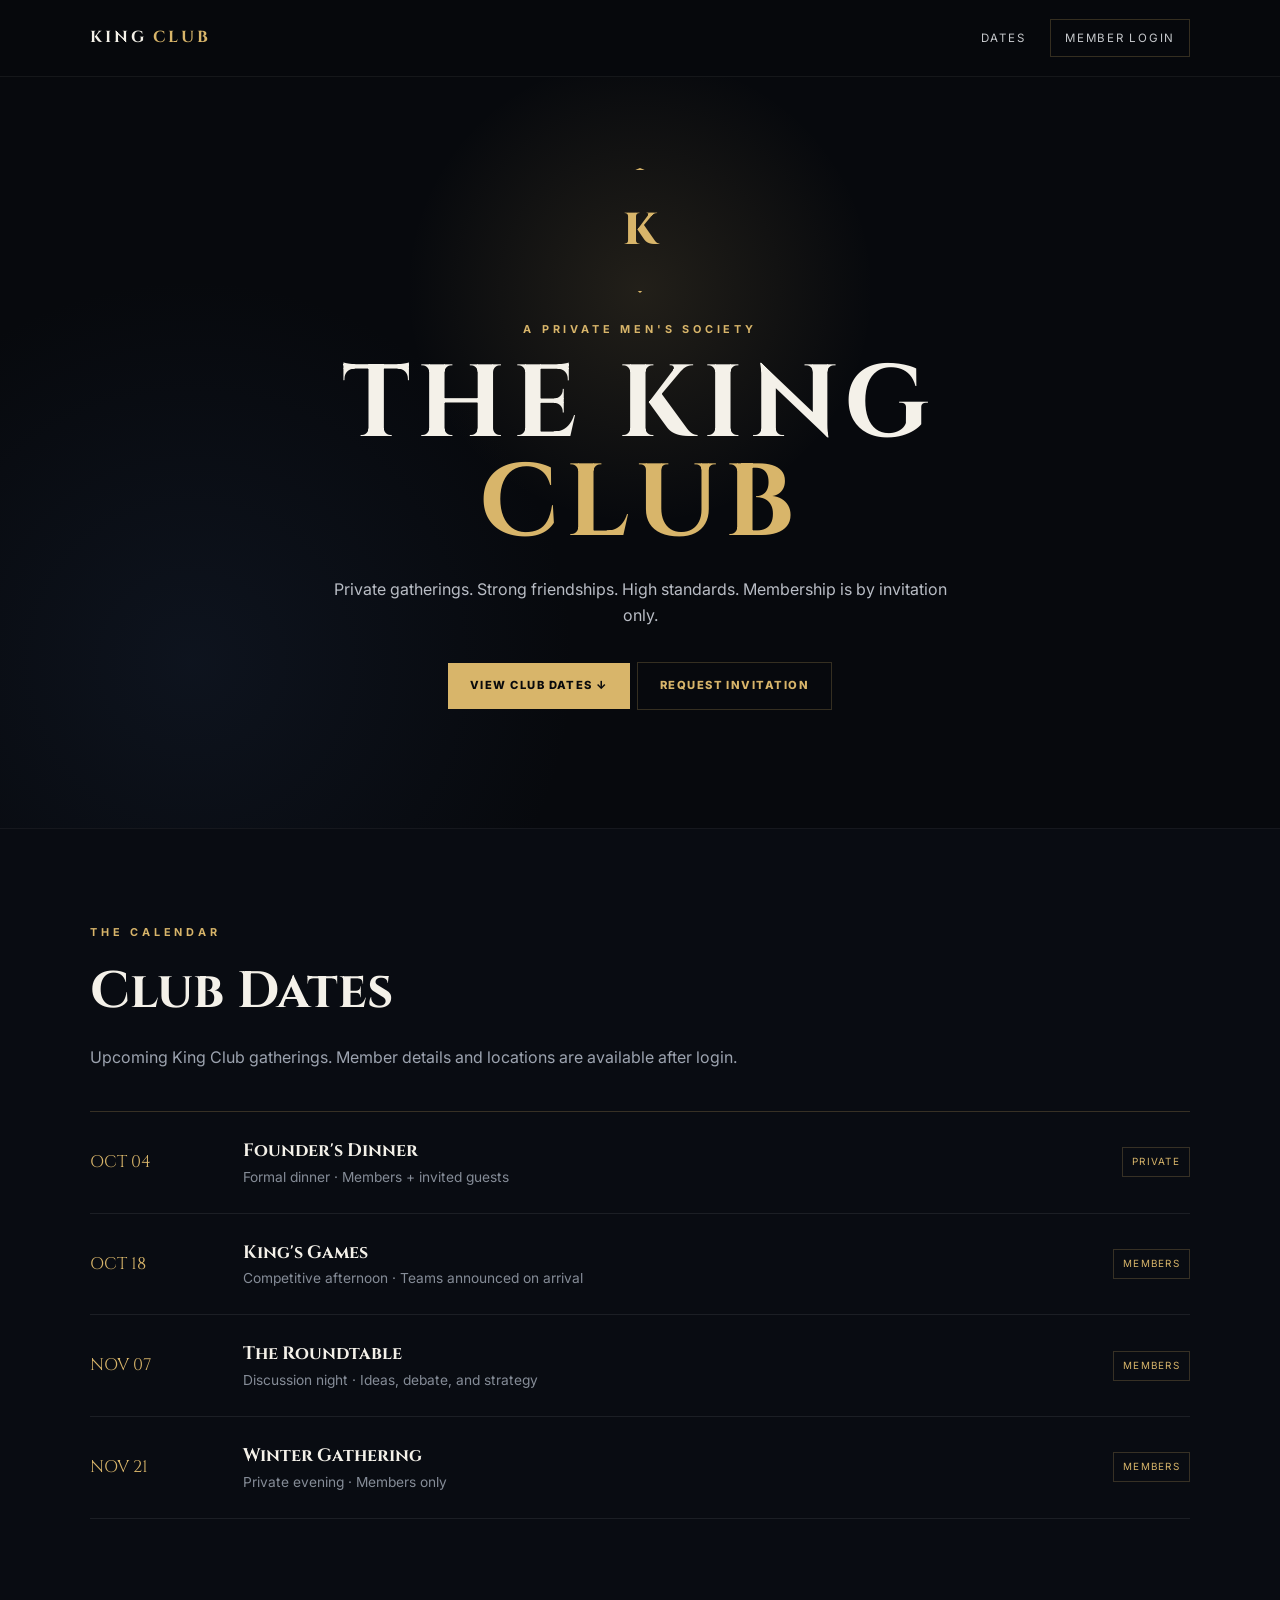
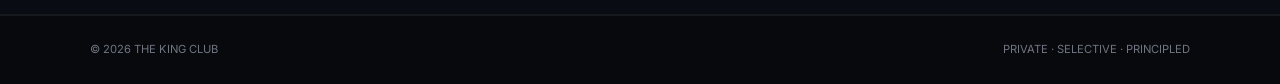
<file: index.html>
<!DOCTYPE html><html lang="en"><head><meta charset="UTF-8"><meta name="viewport" content="width=device-width,initial-scale=1"><title>King Club — Private Men's Society</title><link rel="stylesheet" href="style.css"></head><body><header><div class="container"><nav><a class="brand" href="index.html">KING <span>CLUB</span></a><div class="navlinks"><a href="#dates">Dates</a><a class="navbtn" href="login.html">Member Login</a></div></nav></div></header><main><section class="hero"><div><div class="crest"></div><div class="eyebrow">A private men's society</div><h1>THE KING<br><span class="gold">CLUB</span></h1><p>Private gatherings. Strong friendships. High standards. Membership is by invitation only.</p><a class="cta" href="#dates">View Club Dates ↓</a><a class="cta ghost" href="request.html">Request Invitation</a></div></section><section id="dates" class="events"><div class="container"><div class="sectionhead"><div class="kicker">The calendar</div><h2>Club Dates</h2><p class="lead">Upcoming King Club gatherings. Member details and locations are available after login.</p></div><div class="eventlist"><div class="event"><div class="date">OCT 04</div><div><h3>Founder's Dinner</h3><p>Formal dinner · Members + invited guests</p></div><div class="tag">Private</div></div><div class="event"><div class="date">OCT 18</div><div><h3>King's Games</h3><p>Competitive afternoon · Teams announced on arrival</p></div><div class="tag">Members</div></div><div class="event"><div class="date">NOV 07</div><div><h3>The Roundtable</h3><p>Discussion night · Ideas, debate, and strategy</p></div><div class="tag">Members</div></div><div class="event"><div class="date">NOV 21</div><div><h3>Winter Gathering</h3><p>Private evening · Members only</p></div><div class="tag">Members</div></div></div></div></section></main><footer><div class="container footerin"><span>© 2026 THE KING CLUB</span><span>PRIVATE · SELECTIVE · PRINCIPLED</span></div></footer></body></html>
</file>
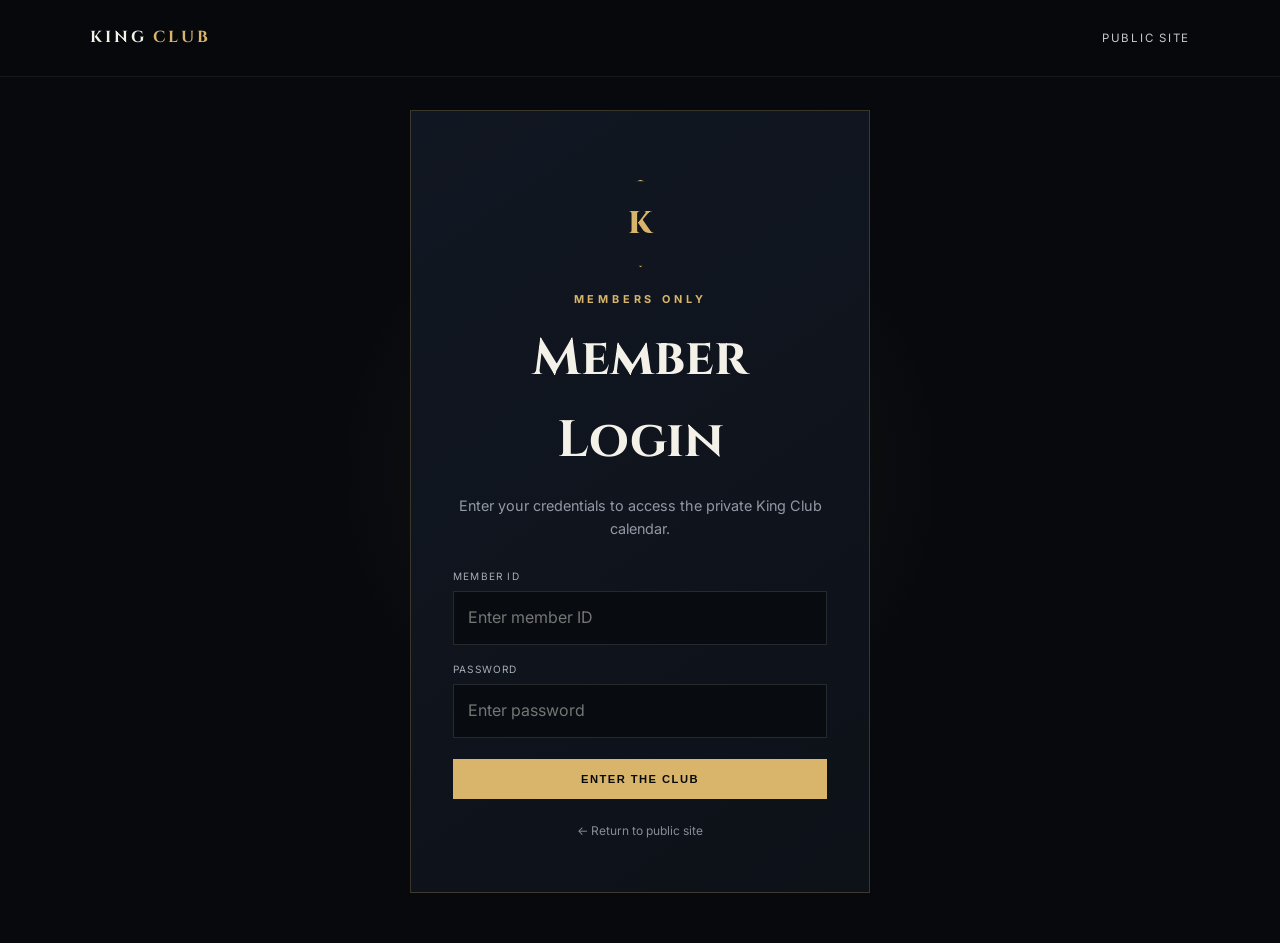
<file: casino.html>
<!DOCTYPE html>
<html lang="en">
<head>
    <meta charset="UTF-8">
    <meta name="viewport" content="width=device-width,initial-scale=1">
    <title>The Vault — High Roller Casino</title>
    <link rel="stylesheet" href="style.css">
    <style>
        :root {
            --felt: #0d47a1;
            --felt-dark: #002171;
            --gold-accent: #ffd700;
        }
        body { background: #0a0c10; color: #fff; font-family: -apple-system, BlinkMacSystemFont, "Segoe UI", Roboto, sans-serif; }
        .casino-header { display: flex; justify-content: space-between; align-items: center; padding: 20px 5%; background: #121620; border-bottom: 2px solid #222; }
        .balance-badge { background: linear-gradient(135deg, #1e2638, #0d111a); border: 1px solid var(--gold-accent); padding: 10px 20px; border-radius: 30px; color: var(--gold-accent); font-weight: 800; font-size: 1.1rem; }
        
        .game-modal { display: none; position: fixed; inset: 0; background: rgba(0,0,0,0.92); z-index: 1000; align-items: center; justify-content: center; backdrop-filter: blur(10px); }
        .table-surface { width: min(1050px, 98vw); height: min(850px, 95vh); background: radial-gradient(circle, #1b5e20 0%, #08280e 100%); border: 12px solid #3e2723; border-radius: 30px; box-shadow: inset 0 0 50px #000, 0 20px 50px rgba(0,0,0,0.8); display: flex; flex-direction: column; justify-content: space-between; padding: 20px; box-sizing: border-box; position: relative; overflow-y: auto; }
        
        /* Card Styles */
        .card-container { display: flex; gap: 10px; justify-content: center; min-height: 110px; align-items: center; flex-wrap: wrap; }
        .playing-card { width: 70px; height: 100px; background: #fff; color: #111; border-radius: 8px; border: 1px solid #ccc; display: flex; flex-direction: column; justify-content: space-between; padding: 6px; font-weight: bold; font-size: 1.1rem; box-shadow: 2px 4px 10px rgba(0,0,0,0.5); user-select: none; }
        .playing-card.red { color: #d32f2f; }
        .playing-card.hidden { background: linear-gradient(135deg, #b71c1c, #880e4f); color: transparent; border: 2px solid #fff; }
        
        /* Controls & Betting */
        .controls-bar { background: rgba(0,0,0,0.7); padding: 12px; border-radius: 12px; display: flex; gap: 12px; justify-content: center; flex-wrap: wrap; align-items: center; }
        .action-btn { background: linear-gradient(180deg, #c5a059, #9e7d3b); color: #000; border: none; padding: 8px 16px; font-weight: 800; border-radius: 6px; cursor: pointer; text-transform: uppercase; font-size: 0.8rem; }
        .action-btn:disabled { opacity: 0.4; cursor: not-allowed; }
        .status-msg { text-align: center; color: var(--gold-accent); font-size: 1.05rem; font-weight: 700; text-shadow: 0 2px 4px #000; min-height: 24px; }

        /* ROULETTE BOARD */
        .r-board { display: flex; flex-direction: column; gap: 4px; user-select: none; background: rgba(0,0,0,0.4); padding: 10px; border-radius: 10px; border: 1px solid #333; }
        .r-row { display: flex; gap: 4px; }
        .r-cell { flex: 1; padding: 10px 2px; text-align: center; font-size: 0.75rem; font-weight: bold; border-radius: 4px; cursor: pointer; position: relative; border: 1px solid rgba(255,255,0,0.1); background: #1b5e20; }
        .r-cell:hover { border-color: var(--gold-accent); background: rgba(255,215,0,0.2); }
        .r-cell.red { background: #b71c1c; }
        .r-cell.black { background: #111; }
        .r-cell.green { background: #2e7d32; }
        .chip-count { position: absolute; top: 2px; right: 2px; background: var(--gold-accent); color: #000; font-size: 0.65rem; border-radius: 50%; padding: 1px 4px; font-weight: 900; }

        /* CRAPS BOARD */
        .craps-board { display: grid; grid-template-columns: repeat(6, 1fr); gap: 6px; font-size: 0.75rem; font-weight: bold; user-select: none; }
        .c-box { background: rgba(0,0,0,0.5); border: 1px solid var(--gold-accent); padding: 10px 4px; text-align: center; border-radius: 6px; cursor: pointer; position: relative; }
        .c-box:hover { background: rgba(255,215,0,0.25); }
        .c-box.wide { grid-column: span 2; }
        .c-box.full { grid-column: span 6; }
        .c-box.title { background: #3e2723; border-color: #6d4c41; cursor: default; }

        .reel-box { display: flex; gap: 15px; justify-content: center; font-size: 4rem; background: #000; padding: 20px; border-radius: 15px; border: 4px solid var(--gold-accent); }
    </style>
</head>
<body>
    <div class="casino-header">
        <a class="brand" href="members.html" style="color:#fff; text-decoration:none; font-weight:bold;">KING <span>CLUB</span></a>
        <div class="balance-badge">CHIPS: $<span id="chipBalance">1000</span></div>
        <a href="members.html" style="color:var(--muted); text-decoration:none;">← Exit Vault</a>
    </div>

    <main class="dashboard" style="padding: 40px 5%;">
        <div class="member-grid">
            <div class="member-card" onclick="startBlackjack()"><div class="bigdate">🃏</div><h3>Blackjack</h3><p>Hit, Stand, Double, or Split pair hands.</p></div>
            <div class="member-card" onclick="startHoldem()"><div class="bigdate">♠️</div><h3>Texas Hold'em</h3><p>Multi-street heads-up poker with adjustable raises.</p></div>
            <div class="member-card" onclick="startRoulette()"><div class="bigdate">🎡</div><h3>American Roulette</h3><p>Double-zero wheel, multi-bet placement layout.</p></div>
            <div class="member-card" onclick="startBaccarat()"><div class="bigdate">🎴</div><h3>Baccarat</h3><p>Authentic Tableau drawing rules for Player & Banker.</p></div>
            <div class="member-card" onclick="startCraps()"><div class="bigdate">🎲</div><h3>Interactive Craps</h3><p>Full table board: Pass, Field, Places, & Hardways.</p></div>
            <div class="member-card" onclick="startSlots()"><div class="bigdate">🎰</div><h3>Royal Slots</h3><p>Casino-grade volatility slot engine.</p></div>
        </div>
    </main>

    <!-- TABLE MODAL -->
    <div class="game-modal" id="gameModal">
        <div class="table-surface">
            <div style="display:flex; justify-content:space-between; align-items:center;">
                <h2 id="tableTitle" style="color:var(--gold-accent); margin:0;">Table Game</h2>
                <button onclick="closeModal()" style="background:transparent; border:1px solid #fff; color:#fff; padding:5px 12px; border-radius:4px; cursor:pointer;">Leave Table</button>
            </div>

            <div class="status-msg" id="statusMsg">Place your bet to begin</div>

            <div id="tableCenter" style="flex-grow:1; display:flex; flex-direction:column; justify-content:center; gap:8px; margin: 10px 0;"></div>

            <div class="controls-bar">
                <div style="display:flex; align-items:center; gap:8px;">
                    <span style="font-size:0.8rem; font-weight:bold;">CHIP VALUE:</span>
                    <input type="number" id="wagerInput" value="25" min="5" step="5" style="width:75px; padding:6px; background:#000; border:1px solid #444; color:#fff; text-align:center; font-weight:bold;">
                </div>
                <div id="actionButtons" style="display:flex; gap:8px; flex-wrap:wrap;"></div>
            </div>
        </div>
    </div>

    <script>
        if (!sessionStorage.getItem("kingClubSession")) location.href = "login.html";

        let balance = parseInt(localStorage.getItem('casinoBalance') || '1000');
        updateBalance(0);

        function updateBalance(amt) {
            balance += amt;
            if (balance <= 0) {
                balance = 1000;
                alert("Bankrupt! The house reloaded your account with $1,000.");
            }
            localStorage.setItem('casinoBalance', balance.toString());
            document.getElementById('chipBalance').textContent = balance;
        }

        function getWager() {
            let val = parseInt(document.getElementById('wagerInput').value) || 10;
            if (val > balance) val = balance;
            return val;
        }

        function closeModal() {
            document.getElementById('gameModal').style.display = 'none';
        }

        function renderCard(card, hidden = false) {
            if (hidden) return `<div class="playing-card hidden"></div>`;
            const isRed = card.suit === '♥' || card.suit === '♦';
            return `<div class="playing-card ${isRed ? 'red' : ''}"><div>${card.value}</div><div>${card.suit}</div></div>`;
        }

        const suits = ['♠', '♥', '♦', '♣'];
        const values = ['2','3','4','5','6','7','8','9','10','J','Q','K','A'];
        function getDeck() {
            let deck = [];
            for (let s of suits) for (let v of values) deck.push({ suit: s, value: v });
            return deck.sort(() => Math.random() - 0.5);
        }

        function cardWeight(v) {
            if (['J','Q','K'].includes(v)) return 10;
            if (v === 'A') return 11;
            return parseInt(v);
        }

        /* ================= 1. BLACKJACK ENGINE ================= */
        let bjDeck, bjPlayerHand, bjDealerHand, bjSplitHand, bjActiveHand, bjBet;

        function startBlackjack() {
            document.getElementById('tableTitle').textContent = "Blackjack (21)";
            document.getElementById('gameModal').style.display = 'flex';
            document.getElementById('statusMsg').textContent = "Set wager and deal";
            document.getElementById('tableCenter').innerHTML = `
                <div><div style="font-size:0.8rem; margin-bottom:5px;">DEALER HAND (<span id="dScore">0</span>)</div><div class="card-container" id="dealerCards"></div></div>
                <div><div style="font-size:0.8rem; margin-bottom:5px;">YOUR HAND (<span id="pScore">0</span>)</div><div class="card-container" id="playerCards"></div></div>
                <div id="splitArea" style="display:none;"><div style="font-size:0.8rem; margin-bottom:5px;">SPLIT HAND (<span id="sScore">0</span>)</div><div class="card-container" id="splitCards"></div></div>
            `;
            document.getElementById('actionButtons').innerHTML = `<button class="action-btn" onclick="dealBlackjack()">Deal Hand</button>`;
        }

        function calcBJScore(hand) {
            let score = 0, aces = 0;
            for (let c of hand) {
                score += cardWeight(c.value);
                if (c.value === 'A') aces++;
            }
            while (score > 21 && aces > 0) { score -= 10; aces--; }
            return score;
        }

        function dealBlackjack() {
            bjBet = getWager();
            bjDeck = getDeck();
            bjPlayerHand = [bjDeck.pop(), bjDeck.pop()];
            bjDealerHand = [bjDeck.pop(), bjDeck.pop()];
            bjSplitHand = null;
            bjActiveHand = 'main';

            renderBJ(true);
            
            let canSplit = bjPlayerHand[0].value === bjPlayerHand[1].value && balance >= bjBet * 2;
            document.getElementById('actionButtons').innerHTML = `
                <button class="action-btn" onclick="bjHit()">Hit</button>
                <button class="action-btn" onclick="bjStand()">Stand</button>
                <button class="action-btn" onclick="bjDouble()">Double Down</button>
                ${canSplit ? `<button class="action-btn" onclick="bjSplit()">Split</button>` : ''}
            `;
            document.getElementById('statusMsg').textContent = "Your turn";
        }

        function renderBJ(hideDealer = false) {
            document.getElementById('playerCards').innerHTML = bjPlayerHand.map(c => renderCard(c)).join('');
            document.getElementById('pScore').textContent = calcBJScore(bjPlayerHand);
            
            if (hideDealer) {
                document.getElementById('dealerCards').innerHTML = renderCard(bjDealerHand[0]) + renderCard(null, true);
                document.getElementById('dScore').textContent = cardWeight(bjDealerHand[0].value);
            } else {
                document.getElementById('dealerCards').innerHTML = bjDealerHand.map(c => renderCard(c)).join('');
                document.getElementById('dScore').textContent = calcBJScore(bjDealerHand);
            }

            if (bjSplitHand) {
                document.getElementById('splitArea').style.display = 'block';
                document.getElementById('splitCards').innerHTML = bjSplitHand.map(c => renderCard(c)).join('');
                document.getElementById('sScore').textContent = calcBJScore(bjSplitHand);
            }
        }

        function bjHit() {
            let target = bjActiveHand === 'main' ? bjPlayerHand : bjSplitHand;
            target.push(bjDeck.pop());
            renderBJ(true);
            if (calcBJScore(target) > 21) {
                if (bjSplitHand && bjActiveHand === 'main') {
                    bjActiveHand = 'split';
                    document.getElementById('statusMsg').textContent = "Main hand busted! Playing split hand...";
                } else {
                    bjResolve(false, "Bust! You went over 21.");
                }
            }
        }

        function bjStand() {
            if (bjSplitHand && bjActiveHand === 'main') {
                bjActiveHand = 'split';
                document.getElementById('statusMsg').textContent = "Playing split hand...";
                return;
            }
            while (calcBJScore(bjDealerHand) < 17) bjDealerHand.push(bjDeck.pop());
            renderBJ(false);

            let dScore = calcBJScore(bjDealerHand);
            let pScore = calcBJScore(bjPlayerHand);
            
            if (dScore > 21 || pScore > dScore) bjResolve(true, `You win! Dealer scored ${dScore}.`);
            else if (pScore === dScore) bjResolve('push', "Push! Tie game.");
            else bjResolve(false, `House wins with ${dScore}.`);
        }

        function bjDouble() {
            if (balance < bjBet * 2) return alert("Insufficient chips");
            bjBet *= 2;
            bjPlayerHand.push(bjDeck.pop());
            renderBJ(true);
            if (calcBJScore(bjPlayerHand) > 21) bjResolve(false, "Bust on double down!");
            else bjStand();
        }

        function bjSplit() {
            bjSplitHand = [bjPlayerHand.pop()];
            bjPlayerHand.push(bjDeck.pop());
            bjSplitHand.push(bjDeck.pop());
            renderBJ(true);
        }

        function bjResolve(win, msg) {
            document.getElementById('statusMsg').textContent = msg;
            if (win === true) updateBalance(bjBet);
            else if (win === false) updateBalance(-bjBet);
            document.getElementById('actionButtons').innerHTML = `<button class="action-btn" onclick="dealBlackjack()">Next Hand</button>`;
        }

        /* ================= 2. TEXAS HOLD'EM ================= */
        let thDeck, thPlayer, thAI, thBoard, thPot, thStage;

        function startHoldem() {
            document.getElementById('tableTitle').textContent = "Texas Hold'em Poker";
            document.getElementById('gameModal').style.display = 'flex';
            document.getElementById('statusMsg').textContent = "Set opening bet to deal";
            document.getElementById('tableCenter').innerHTML = `
                <div><div style="font-size:0.8rem; margin-bottom:5px;">HOUSE AI</div><div class="card-container" id="aiCards"></div></div>
                <div><div style="font-size:0.8rem; margin-bottom:5px;">COMMUNITY BOARD (<span id="potSize" style="color:var(--gold-accent);">POT: $0</span>)</div><div class="card-container" id="boardCards"></div></div>
                <div><div style="font-size:0.8rem; margin-bottom:5px;">YOUR HAND</div><div class="card-container" id="thPlayerCards"></div></div>
            `;
            document.getElementById('actionButtons').innerHTML = `<button class="action-btn" onclick="dealHoldem()">Deal Hand</button>`;
        }

        function dealHoldem() {
            let startBet = getWager();
            thDeck = getDeck();
            thPlayer = [thDeck.pop(), thDeck.pop()];
            thAI = [thDeck.pop(), thDeck.pop()];
            thBoard = [];
            thPot = startBet * 2;
            thStage = 'preflop';

            updateBalance(-startBet);
            renderHoldem(true);
            renderHoldemControls();
        }

        function renderHoldemControls() {
            document.getElementById('statusMsg').textContent = `${thStage.toUpperCase()}: Check, Raise, or Fold?`;
            document.getElementById('actionButtons').innerHTML = `
                <button class="action-btn" onclick="holdemAction('check')">Check / Call ($0)</button>
                <button class="action-btn" onclick="holdemAction('raise', 50)">Raise +$50</button>
                <button class="action-btn" onclick="holdemAction('raise', 100)">Raise +$100</button>
                <button class="action-btn" onclick="holdemAction('fold')">Fold</button>
            `;
        }

        function holdemAction(type, amt = 0) {
            if (type === 'fold') {
                document.getElementById('statusMsg').textContent = "You folded. House takes pot.";
                document.getElementById('actionButtons').innerHTML = `<button class="action-btn" onclick="dealHoldem()">Next Hand</button>`;
                return;
            }
            if (type === 'raise') {
                if (balance < amt) return alert("Insufficient chips to raise");
                updateBalance(-amt);
                thPot += amt * 2;
            }

            if (thStage === 'preflop') { thBoard.push(thDeck.pop(), thDeck.pop(), thDeck.pop()); thStage = 'flop'; }
            else if (thStage === 'flop') { thBoard.push(thDeck.pop()); thStage = 'turn'; }
            else if (thStage === 'turn') { thBoard.push(thDeck.pop()); thStage = 'river'; }
            else if (thStage === 'river') { showdownHoldem(); return; }

            renderHoldem(true);
            renderHoldemControls();
        }

        function renderHoldem(hideAI = true) {
            document.getElementById('thPlayerCards').innerHTML = thPlayer.map(c => renderCard(c)).join('');
            document.getElementById('aiCards').innerHTML = hideAI ? renderCard(null, true) + renderCard(null, true) : thAI.map(c => renderCard(c)).join('');
            document.getElementById('boardCards').innerHTML = thBoard.map(c => renderCard(c)).join('');
            document.getElementById('potSize').textContent = `POT: $${thPot}`;
        }

        function showdownHoldem() {
            renderHoldem(false);
            let pHigh = Math.max(...thPlayer.map(c => cardWeight(c.value)));
            let aiHigh = Math.max(...thAI.map(c => cardWeight(c.value)));

            if (pHigh >= aiHigh) {
                updateBalance(thPot);
                document.getElementById('statusMsg').textContent = `You win showdown! Won $${thPot}`;
            } else {
                document.getElementById('statusMsg').textContent = `House wins showdown.`;
            }
            document.getElementById('actionButtons').innerHTML = `<button class="action-btn" onclick="dealHoldem()">Next Hand</button>`;
        }

        /* ================= 3. AMERICAN ROULETTE (MULTI-BET, DOUBLE ZERO) ================= */
        const rRed = [1,3,5,7,9,12,14,16,18,19,21,23,25,27,30,32,34,36];
        let rouletteBets = {};

        function startRoulette() {
            document.getElementById('tableTitle').textContent = "American Roulette (0, 00)";
            document.getElementById('gameModal').style.display = 'flex';
            document.getElementById('statusMsg').textContent = "Click multiple areas to stack bets. Press Spin Wheel when ready.";
            rouletteBets = {};
            renderRouletteBoard();
        }

        function renderRouletteBoard() {
            let html = `<div class="r-board">`;

            // Zeros
            html += `<div class="r-row">
                <div class="r-cell green" onclick="addRBet('single', '0')">0 ${getChipBadge('0')}</div>
                <div class="r-cell green" onclick="addRBet('single', '00')">00 ${getChipBadge('00')}</div>
            </div>`;

            // Numbers 1 to 36 Grid
            for (let r = 0; r < 12; r++) {
                let n1 = r * 3 + 1, n2 = r * 3 + 2, n3 = r * 3 + 3;
                let c1 = rRed.includes(n1) ? 'red' : 'black';
                let c2 = rRed.includes(n2) ? 'red' : 'black';
                let c3 = rRed.includes(n3) ? 'red' : 'black';

                html += `<div class="r-row">
                    <div class="r-cell ${c1}" onclick="addRBet('single', '${n1}')">${n1} ${getChipBadge('single_'+n1)}</div>
                    <div class="r-cell ${c2}" onclick="addRBet('single', '${n2}')">${n2} ${getChipBadge('single_'+n2)}</div>
                    <div class="r-cell ${c3}" onclick="addRBet('single', '${n3}')">${n3} ${getChipBadge('single_'+n3)}</div>
                    <div class="r-cell" style="background:#283593;" onclick="addRBet('street', ${r})">Street ${r+1} (11:1) ${getChipBadge('street_'+r)}</div>
                </div>`;
            }

            // Outside & Column Bets
            html += `<div class="r-row" style="margin-top:6px;">
                <div class="r-cell" onclick="addRBet('col', 1)">1st Col (2:1) ${getChipBadge('col_1')}</div>
                <div class="r-cell" onclick="addRBet('col', 2)">2nd Col (2:1) ${getChipBadge('col_2')}</div>
                <div class="r-cell" onclick="addRBet('col', 3)">3rd Col (2:1) ${getChipBadge('col_3')}</div>
            </div>`;

            html += `<div class="r-row">
                <div class="r-cell" onclick="addRBet('doz', 1)">1st 12 ${getChipBadge('doz_1')}</div>
                <div class="r-cell" onclick="addRBet('doz', 2)">2nd 12 ${getChipBadge('doz_2')}</div>
                <div class="r-cell" onclick="addRBet('doz', 3)">3rd 12 ${getChipBadge('doz_3')}</div>
            </div>`;

            html += `<div class="r-row">
                <div class="r-cell red" onclick="addRBet('color', 'red')">RED ${getChipBadge('color_red')}</div>
                <div class="r-cell black" onclick="addRBet('color', 'black')">BLACK ${getChipBadge('color_black')}</div>
                <div class="r-cell" onclick="addRBet('evenodd', 'even')">EVEN ${getChipBadge('evenodd_even')}</div>
                <div class="r-cell" onclick="addRBet('evenodd', 'odd')">ODD ${getChipBadge('evenodd_odd')}</div>
            </div></div>`;

            document.getElementById('tableCenter').innerHTML = html;
            document.getElementById('actionButtons').innerHTML = `
                <button class="action-btn" onclick="spinRouletteWheel()">Spin Wheel</button>
                <button class="action-btn" style="background:#b71c1c; color:#fff;" onclick="startRoulette()">Clear Board</button>
            `;
        }

        function getChipBadge(key) {
            return rouletteBets[key] ? `<span class="chip-count">$${rouletteBets[key]}</span>` : '';
        }

        function addRBet(type, key) {
            let chip = getWager();
            if (balance < chip) return alert("Insufficient balance");
            updateBalance(-chip);

            let betKey = type === 'single' ? 'single_' + key : type + '_' + key;
            rouletteBets[betKey] = (rouletteBets[betKey] || 0) + chip;
            renderRouletteBoard();
        }

        function spinRouletteWheel() {
            let keys = Object.keys(rouletteBets);
            if (keys.length === 0) return alert("Place at least one bet on the layout!");

            let possible = ['0', '00'];
            for (let i = 1; i <= 36; i++) possible.push(i.toString());
            
            let winningNum = possible[Math.floor(Math.random() * possible.length)];
            let numInt = parseInt(winningNum);
            let isRed = rRed.includes(numInt);

            let totalPayout = 0;

            for (let betKey in rouletteBets) {
                let amt = rouletteBets[betKey];
                let [type, val] = betKey.split('_');

                if (type === 'single' && val === winningNum) totalPayout += amt * 36;
                if (type === 'color' && ((val === 'red' && isRed) || (val === 'black' && !isRed && winningNum !== '0' && winningNum !== '00'))) totalPayout += amt * 2;
                if (type === 'evenodd' && winningNum !== '0' && winningNum !== '00') {
                    if (val === 'even' && numInt % 2 === 0) totalPayout += amt * 2;
                    if (val === 'odd' && numInt % 2 !== 0) totalPayout += amt * 2;
                }
                if (type === 'doz') {
                    if (val === '1' && numInt >= 1 && numInt <= 12) totalPayout += amt * 3;
                    if (val === '2' && numInt >= 13 && numInt <= 24) totalPayout += amt * 3;
                    if (val === '3' && numInt >= 25 && numInt <= 36) totalPayout += amt * 3;
                }
                if (type === 'col' && numInt > 0) {
                    if (val === '1' && numInt % 3 === 1) totalPayout += amt * 3;
                    if (val === '2' && numInt % 3 === 2) totalPayout += amt * 3;
                    if (val === '3' && numInt % 3 === 0) totalPayout += amt * 3;
                }
                if (type === 'street') {
                    let r = parseInt(val);
                    let min = r * 3 + 1, max = r * 3 + 3;
                    if (numInt >= min && numInt <= max) totalPayout += amt * 12;
                }
            }

            if (totalPayout > 0) {
                updateBalance(totalPayout);
                document.getElementById('statusMsg').textContent = `Ball landed on ${winningNum}! Total Payout: $${totalPayout}!`;
            } else {
                document.getElementById('statusMsg').textContent = `Ball landed on ${winningNum}. No winning bets.`;
            }
            rouletteBets = {};
            renderRouletteBoard();
        }

        /* ================= 4. BACCARAT ================= */
        function startBaccarat() {
            document.getElementById('tableTitle').textContent = "Baccarat Punto Banco";
            document.getElementById('gameModal').style.display = 'flex';
            document.getElementById('statusMsg').textContent = "Bet on Player, Banker, or Tie";
            document.getElementById('tableCenter').innerHTML = `
                <div><div style="font-size:0.8rem; margin-bottom:5px;">PLAYER (<span id="bacPScore">0</span>)</div><div class="card-container" id="bacPlayer"></div></div>
                <div><div style="font-size:0.8rem; margin-bottom:5px;">BANKER (<span id="bacBScore">0</span>)</div><div class="card-container" id="bacBanker"></div></div>
            `;
            document.getElementById('actionButtons').innerHTML = `
                <button class="action-btn" onclick="playBaccarat('Player')">Player (1:1)</button>
                <button class="action-btn" onclick="playBaccarat('Banker')">Banker (1:1)</button>
                <button class="action-btn" onclick="playBaccarat('Tie')">Tie (8:1)</button>
            `;
        }

        function playBaccarat(betOn) {
            let bet = getWager();
            let deck = getDeck();
            let pHand = [deck.pop(), deck.pop()];
            let bHand = [deck.pop(), deck.pop()];

            let calcBac = h => h.reduce((acc, c) => acc + (cardWeight(c.value) >= 10 ? 0 : cardWeight(c.value)), 0) % 10;

            if (calcBac(pHand) <= 5) pHand.push(deck.pop());
            if (calcBac(bHand) <= 5) bHand.push(deck.pop());

            let pScore = calcBac(pHand), bScore = calcBac(bHand);

            document.getElementById('bacPlayer').innerHTML = pHand.map(c => renderCard(c)).join('');
            document.getElementById('bacBanker').innerHTML = bHand.map(c => renderCard(c)).join('');
            document.getElementById('bacPScore').textContent = pScore;
            document.getElementById('bacBScore').textContent = bScore;

            let winner = pScore > bScore ? 'Player' : (bScore > pScore ? 'Banker' : 'Tie');

            if (betOn === winner) {
                let payout = winner === 'Tie' ? bet * 8 : bet;
                updateBalance(payout);
                document.getElementById('statusMsg').textContent = `${winner} wins! Won $${payout}!`;
            } else {
                updateBalance(-bet);
                document.getElementById('statusMsg').textContent = `${winner} wins. Lost $${bet}.`;
            }
        }

        /* ================= 5. INTERACTIVE CRAPS BOARD ================= */
        let crapsPoint = null;
        let crapsBets = {};

        function startCraps() {
            document.getElementById('tableTitle').textContent = "Full Authentic Craps Board";
            document.getElementById('gameModal').style.display = 'flex';
            document.getElementById('statusMsg').textContent = "Click any box to place chips, then Roll Dice.";
            crapsBets = {};
            renderCrapsBoard();
        }

        function renderCrapsBoard() {
            document.getElementById('tableCenter').innerHTML = `
                <div style="text-align:center; margin-bottom:5px;">
                    <span style="font-size:0.85rem; color:var(--gold-accent); font-weight:bold;">POINT: <span id="cPoint">${crapsPoint || 'OFF'}</span></span>
                    <div style="font-size:2.5rem;" id="diceDisplay">🎲 🎲</div>
                </div>
                <div class="craps-board">
                    <div class="c-box wide" onclick="addCrapsBet('pass')">PASS LINE (1:1) ${getCrapsBadge('pass')}</div>
                    <div class="c-box wide" onclick="addCrapsBet('dontpass')">DON'T PASS (1:1) ${getCrapsBadge('dontpass')}</div>
                    <div class="c-box wide" onclick="addCrapsBet('come')">COME ${getCrapsBadge('come')}</div>
                    
                    <div class="c-box title full">PLACE BETS</div>
                    <div class="c-box" onclick="addCrapsBet('p4')">PLACE 4 (9:5) ${getCrapsBadge('p4')}</div>
                    <div class="c-box" onclick="addCrapsBet('p5')">PLACE 5 (7:5) ${getCrapsBadge('p5')}</div>
                    <div class="c-box" onclick="addCrapsBet('p6')">PLACE 6 (7:6) ${getCrapsBadge('p6')}</div>
                    <div class="c-box" onclick="addCrapsBet('p8')">PLACE 8 (7:6) ${getCrapsBadge('p8')}</div>
                    <div class="c-box" onclick="addCrapsBet('p9')">PLACE 9 (7:5) ${getCrapsBadge('p9')}</div>
                    <div class="c-box" onclick="addCrapsBet('p10')">PLACE 10 (9:5) ${getCrapsBadge('p10')}</div>

                    <div class="c-box wide" onclick="addCrapsBet('field')">FIELD (2,3,4,9,10,11,12) ${getCrapsBadge('field')}</div>

                    <div class="c-box title full">HARDWAYS & PROPS</div>
                    <div class="c-box" onclick="addCrapsBet('h4')">HARD 4 (7:1) ${getCrapsBadge('h4')}</div>
                    <div class="c-box" onclick="addCrapsBet('h6')">HARD 6 (9:1) ${getCrapsBadge('h6')}</div>
                    <div class="c-box" onclick="addCrapsBet('h8')">HARD 8 (9:1) ${getCrapsBadge('h8')}</div>
                    <div class="c-box" onclick="addCrapsBet('h10')">HARD 10 (7:1) ${getCrapsBadge('h10')}</div>
                    <div class="c-box" onclick="addCrapsBet('any7')">ANY 7 (4:1) ${getCrapsBadge('any7')}</div>
                    <div class="c-box" onclick="addCrapsBet('anycraps')">ANY CRAPS (7:1) ${getCrapsBadge('anycraps')}</div>
                </div>
            `;
            document.getElementById('actionButtons').innerHTML = `
                <button class="action-btn" onclick="rollCrapsDice()">Roll Dice</button>
                <button class="action-btn" style="background:#b71c1c; color:#fff;" onclick="startCraps()">Clear Board</button>
            `;
        }

        function getCrapsBadge(key) {
            return crapsBets[key] ? `<span class="chip-count">$${crapsBets[key]}</span>` : '';
        }

        function addCrapsBet(key) {
            let chip = getWager();
            if (balance < chip) return alert("Insufficient balance");
            updateBalance(-chip);
            crapsBets[key] = (crapsBets[key] || 0) + chip;
            renderCrapsBoard();
        }

        function rollCrapsDice() {
            if (Object.keys(crapsBets).length === 0) return alert("Place a bet on the Craps board!");

            let d1 = Math.floor(Math.random() * 6) + 1;
            let d2 = Math.floor(Math.random() * 6) + 1;
            let total = d1 + d2;
            let isHard = d1 === d2;

            document.getElementById('diceDisplay').textContent = `🎲 ${d1} + 🎲 ${d2} = ${total}`;

            let winAmt = 0;

            // One-Roll Bets
            if (crapsBets['field'] && [2,3,4,9,10,11,12].includes(total)) {
                let mult = (total === 2 || total === 12) ? 2 : 1;
                winAmt += crapsBets['field'] * (mult + 1);
            }
            if (crapsBets['any7'] && total === 7) winAmt += crapsBets['any7'] * 5;
            if (crapsBets['anycraps'] && [2,3,12].includes(total)) winAmt += crapsBets['anycraps'] * 8;

            // Hardways
            if (isHard) {
                if (total === 4 && crapsBets['h4']) winAmt += crapsBets['h4'] * 8;
                if (total === 6 && crapsBets['h6']) winAmt += crapsBets['h6'] * 10;
                if (total === 8 && crapsBets['h8']) winAmt += crapsBets['h8'] * 10;
                if (total === 10 && crapsBets['h10']) winAmt += crapsBets['h10'] * 8;
            }

            // Place Bets
            if (total === 4 && crapsBets['p4']) winAmt += crapsBets['p4'] * 2.8;
            if (total === 5 && crapsBets['p5']) winAmt += crapsBets['p5'] * 2.4;
            if (total === 6 && crapsBets['p6']) winAmt += crapsBets['p6'] * 2.16;
            if (total === 8 && crapsBets['p8']) winAmt += crapsBets['p8'] * 2.16;
            if (total === 9 && crapsBets['p9']) winAmt += crapsBets['p9'] * 2.4;
            if (total === 10 && crapsBets['p10']) winAmt += crapsBets['p10'] * 2.8;

            // Pass / Don't Pass Logic
            if (crapsPoint === null) {
                if ([7, 11].includes(total)) {
                    if (crapsBets['pass']) winAmt += crapsBets['pass'] * 2;
                } else if ([2, 3, 12].includes(total)) {
                    if (crapsBets['dontpass']) winAmt += crapsBets['dontpass'] * 2;
                } else {
                    crapsPoint = total;
                }
            } else {
                if (total === crapsPoint) {
                    if (crapsBets['pass']) winAmt += crapsBets['pass'] * 2;
                    crapsPoint = null;
                } else if (total === 7) {
                    if (crapsBets['dontpass']) winAmt += crapsBets['dontpass'] * 2;
                    crapsPoint = null;
                }
            }

            if (winAmt > 0) {
                updateBalance(Math.floor(winAmt));
                document.getElementById('statusMsg').textContent = `Rolled ${total}! Total payout: $${Math.floor(winAmt)}`;
            } else {
                document.getElementById('statusMsg').textContent = `Rolled ${total}. Board updated.`;
            }

            // Clear one-roll bets
            delete crapsBets['field'];
            delete crapsBets['any7'];
            delete crapsBets['anycraps'];

            renderCrapsBoard();
        }

        /* ================= 6. SLOTS ================= */
        function startSlots() {
            document.getElementById('tableTitle').textContent = "Royal Slots";
            document.getElementById('gameModal').style.display = 'flex';
            document.getElementById('statusMsg').textContent = "Pull lever to spin";
            document.getElementById('tableCenter').innerHTML = `
                <div class="reel-box" id="slotReels">
                    <div>👑</div><div>💎</div><div>7️⃣</div>
                </div>
            `;
            document.getElementById('actionButtons').innerHTML = `<button class="action-btn" onclick="spinSlots()">Spin Reel</button>`;
        }

        function spinSlots() {
            let bet = getWager();
            let icons = ['👑', '💎', '7️⃣', '🍒', '🔔', '🍋', '🍇', '🍉'];
            let r1 = icons[Math.floor(Math.random() * icons.length)];
            let r2 = icons[Math.floor(Math.random() * icons.length)];
            let r3 = icons[Math.floor(Math.random() * icons.length)];

            document.getElementById('slotReels').innerHTML = `<div>${r1}</div><div>${r2}</div><div>${r3}</div>`;

            if (r1 === r2 && r2 === r3) {
                let win = r1 === '👑' ? bet * 25 : bet * 10;
                updateBalance(win);
                document.getElementById('statusMsg').textContent = `JACKPOT! 3x ${r1} pays $${win}!`;
            } else if (r1 === r2 || r2 === r3 || r1 === r3) {
                let win = Math.floor(bet * 0.5);
                updateBalance(win);
                document.getElementById('statusMsg').textContent = `Pair matched. Returned $${win}.`;
            } else {
                updateBalance(-bet);
                document.getElementById('statusMsg').textContent = `No match. Lost $${bet}.`;
            }
        }
    </script>
</body>
</html>
</file>
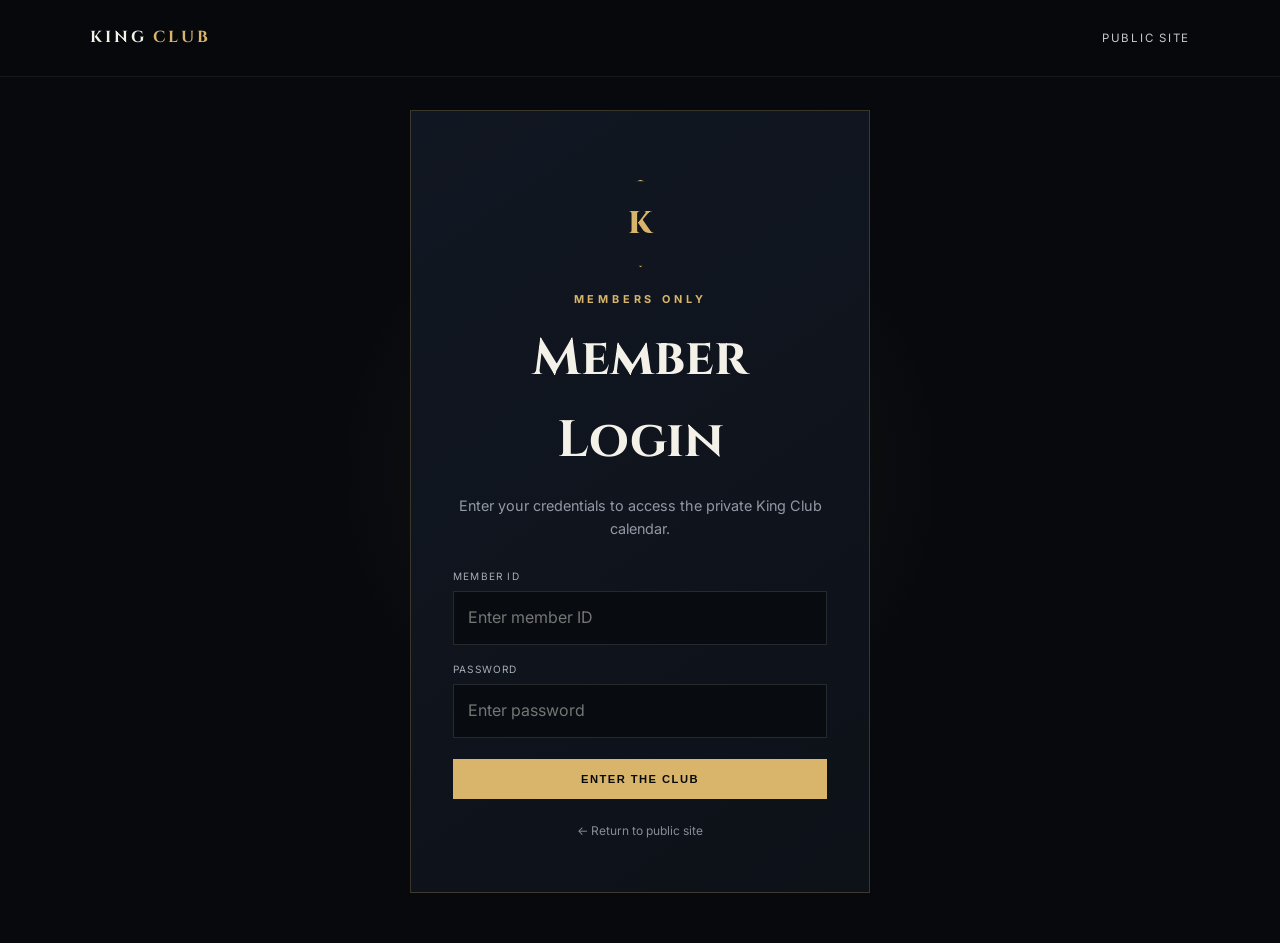
<file: login.html>
<!DOCTYPE html>
<html lang="en">
<head>
    <meta charset="UTF-8">
    <meta name="viewport" content="width=device-width,initial-scale=1">
    <title>Member Login — King Club</title>
    <link rel="stylesheet" href="style.css">
</head>
<body>
    <header>
        <div class="container">
            <nav>
                <a class="brand" href="index.html">KING <span>CLUB</span></a>
                <div class="navlinks"><a href="index.html">Public Site</a></div>
            </nav>
        </div>
    </header>
    <main class="login-wrap">
        <div class="login-box">
            <div class="crest"></div>
            <div class="kicker">Members only</div>
            <h2>Member Login</h2>
            <p>Enter your credentials to access the private King Club calendar.</p>
            <form id="loginForm">
                <div class="field">
                    <label for="username">Member ID</label>
                    <input id="username" autocomplete="username" required placeholder="Enter member ID">
                </div>
                <div class="field">
                    <label for="password">Password</label>
                    <input id="password" type="password" autocomplete="current-password" required placeholder="Enter password">
                </div>
                <button class="cta" type="submit">Enter the Club</button>
                <p class="error" id="error">Invalid member ID or password.</p>
            </form>
            <a class="back" href="index.html">← Return to public site</a>
        </div>
    </main>

    <script>
        // Default seed credentials
        const DEFAULT_MEMBERS = [
            { id: "KING001", pass: "MMXXVI", role: "admin", created: "2026-09-01" }
        ];

        // Initialize local database if it doesn't exist
        if (!localStorage.getItem("kingClubUsers")) {
            localStorage.setItem("kingClubUsers", JSON.stringify(DEFAULT_MEMBERS));
        }

        document.getElementById("loginForm").addEventListener("submit", (e) => {
            e.preventDefault();
            const inputId = document.getElementById("username").value.trim().toUpperCase();
            const inputPass = document.getElementById("password").value;
            const errorEl = document.getElementById("error");

            const users = JSON.parse(localStorage.getItem("kingClubUsers") || "[]");
            const match = users.find(user => user.id.toUpperCase() === inputId && user.pass === inputPass);

            if (match) {
                // Save active session
                sessionStorage.setItem("kingClubSession", JSON.stringify(match));
                location.href = "members.html";
            } else {
                errorEl.style.display = "block";
            }
        });
    </script>
</body>
</html>
</file>
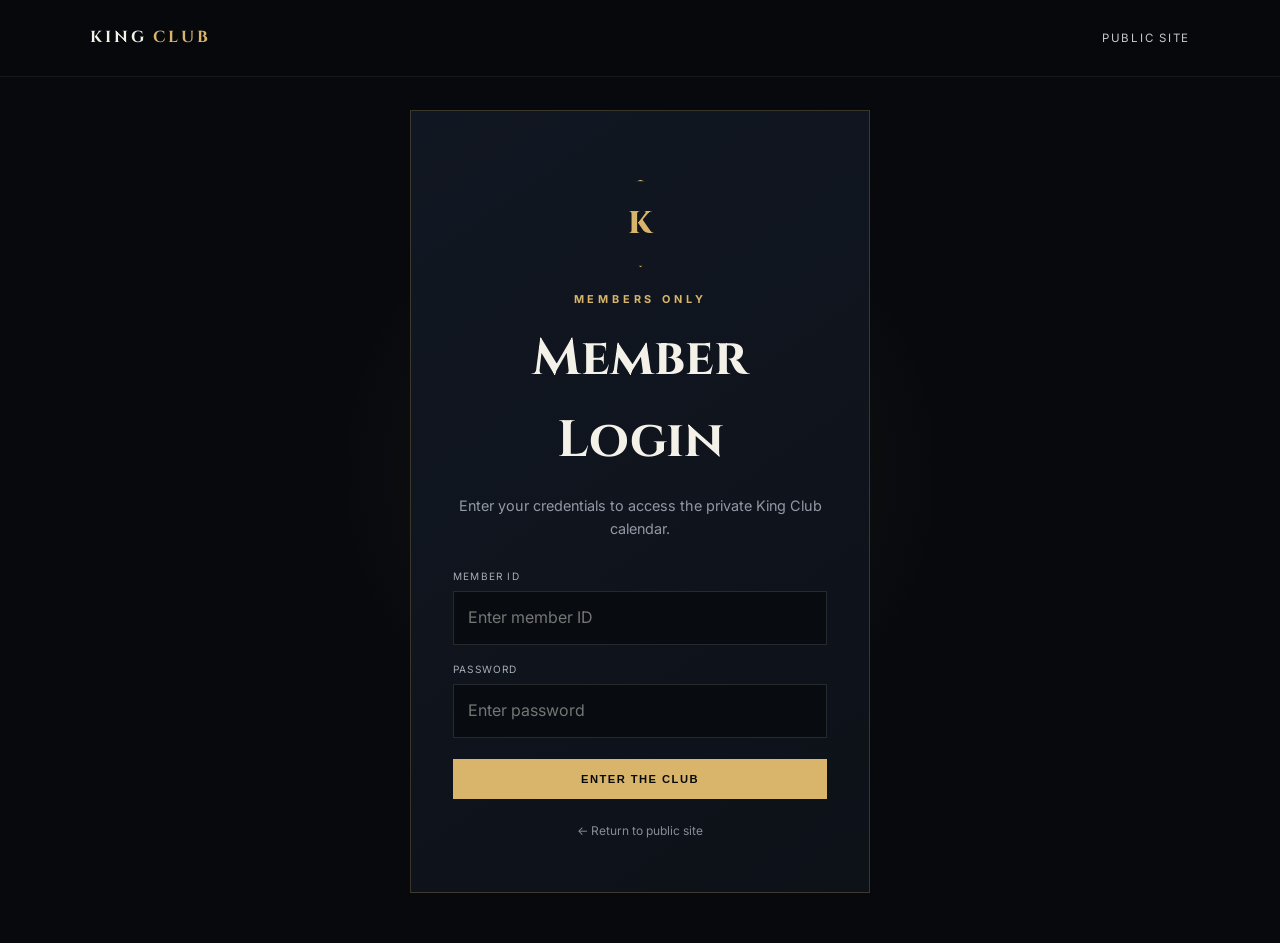
<file: members.html>
<!DOCTYPE html>
<html lang="en">
<head>
    <meta charset="UTF-8">
    <meta name="viewport" content="width=device-width,initial-scale=1">
    <title>Members — King Club</title>
    <link rel="stylesheet" href="style.css">
</head>
<body>
    <header>
        <div class="container">
            <nav>
                <a class="brand" href="index.html">KING <span>CLUB</span></a>
                <button class="logout" id="logout">Log Out</button>
            </nav>
        </div>
    </header>
    <main class="dashboard">
        <div class="container">
            <div class="dash-head">
                <div>
                    <!-- INLINE DIRECT CLICK TRIGGER -->
                    <div class="kicker" id="sessionTag">
                        <span onclick="triggerCasino()" style="cursor: pointer; text-decoration: underline; color: var(--gold);">Logged</span> in as: KING001
                    </div>
                    <h2>The Calendar</h2>
                    <p class="lead">Welcome to the inner circle. Keep these dates private.</p>
                </div>
            </div>
            
            <div class="member-grid">
                <div class="member-card"><div class="bigdate">OCT 04</div><h3>Founder's Dinner</h3><p>Formal dinner · 7:00 PM<br>Members + invited guests</p></div>
                <div class="member-card"><div class="bigdate">OCT 18</div><h3>King's Games</h3><p>Competitive afternoon · 2:00 PM<br>Members only</p></div>
                <div class="member-card"><div class="bigdate">NOV 07</div><h3>The Roundtable</h3><p>Discussion night · 7:30 PM<br>Members only</p></div>
                <div class="member-card"><div class="bigdate">NOV 21</div><h3>Winter Gathering</h3><p>Private evening · 6:30 PM<br>Members only</p></div>
            </div>

            <!-- MANAGEMENT TERMINAL (Visible to Admins) -->
            <div id="adminTerminal" style="display:none; margin-top:60px; border-top:1px solid var(--line); padding-top:40px;">
                <div class="kicker">Admin Terminal</div>
                <h2>Member Management Portal</h2>
                <p class="lead" style="margin-bottom: 25px;">Add new members, view passwords, or revoke access.</p>

                <div class="login-box" style="width:100%; text-align:left; margin-bottom:30px;">
                    <h3>Add New Member Credentials</h3>
                    <form id="addMemberForm" style="display:grid; grid-template-columns: repeat(auto-fit, minmax(200px, 1fr)); gap:15px; margin-top:15px;">
                        <div class="field">
                            <label>Member ID</label>
                            <input id="newId" required placeholder="e.g. KING002">
                        </div>
                        <div class="field">
                            <label>Password</label>
                            <input id="newPass" required placeholder="Set password">
                        </div>
                        <div class="field">
                            <label>Role</label>
                            <select id="newRole" style="width:100%; background:#080b10; border:1px solid rgba(255,255,255,.12); color:white; padding:13px 14px;">
                                <option value="member">Member</option>
                                <option value="admin">Admin</option>
                            </select>
                        </div>
                        <div style="grid-column: 1 / -1;">
                            <button class="cta" type="submit">Add Member</button>
                        </div>
                    </form>
                    <p id="adminError" class="error" style="display:none;"></p>
                </div>

                <h3>Active Credentials Directory</h3>
                <table style="width:100%; border-collapse:collapse; margin-top:15px; font-size:0.9rem;">
                    <thead>
                        <tr style="border-bottom:1px solid var(--line); text-align:left; color:var(--gold);">
                            <th style="padding:10px;">Member ID</th>
                            <th style="padding:10px;">Password</th>
                            <th style="padding:10px;">Role</th>
                            <th style="padding:10px;">Created</th>
                            <th style="padding:10px;">Action</th>
                        </tr>
                    </thead>
                    <tbody id="memberTableBody"></tbody>
                </table>
            </div>
        </div>
    </main>
    <footer>
        <div class="container footerin">
            <span>© 2026 THE KING CLUB</span>
            <span>CONFIDENTIAL · MEMBERS ONLY</span>
        </div>
    </footer>

    <script>
        // Check session access
        const sessionData = sessionStorage.getItem("kingClubSession");
        if (!sessionData) {
            location.href = "login.html";
        }

        const currentUser = JSON.parse(sessionData || "{}");
        
        // Render current user status text
        document.getElementById("sessionTag").innerHTML = `<span onclick="triggerCasino()" style="cursor: pointer; text-decoration: underline; color: var(--gold);">Logged</span> in as: ${currentUser.id} (${currentUser.role})`;

        // Render admin functionality if user is admin
        if (currentUser.role === "admin") {
            document.getElementById("adminTerminal").style.display = "block";
            renderTable();
        }

        function getUsers() {
            return JSON.parse(localStorage.getItem("kingClubUsers") || "[]");
        }

        function renderTable() {
            const users = getUsers();
            const tbody = document.getElementById("memberTableBody");
            tbody.innerHTML = users.map(user => `
                <tr style="border-bottom: 1px solid rgba(255,255,255,0.05);">
                    <td style="padding:12px 10px;">${user.id}</td>
                    <td style="padding:12px 10px; font-family:monospace; color:var(--gold);">${user.pass}</td>
                    <td style="padding:12px 10px; text-transform:uppercase; font-size:0.75rem;">${user.role}</td>
                    <td style="padding:12px 10px; color:var(--muted);">${user.created || 'N/A'}</td>
                    <td style="padding:12px 10px;">
                        ${user.id !== 'KING001' ? `<button onclick="deleteMember('${user.id}')" style="background:transparent; color:#e7a3a3; border:1px solid #e7a3a3; padding:4px 8px; cursor:pointer;">Delete</button>` : '<span style="color:var(--muted); font-size:0.75rem;">Default</span>'}
                    </td>
                </tr>
            `).join('');
        }

        document.getElementById("addMemberForm").addEventListener("submit", (e) => {
            e.preventDefault();
            const newId = document.getElementById("newId").value.trim().toUpperCase();
            const newPass = document.getElementById("newPass").value.trim();
            const newRole = document.getElementById("newRole").value;
            const errEl = document.getElementById("adminError");

            let users = getUsers();
            if (users.some(u => u.id.toUpperCase() === newId)) {
                errEl.textContent = "Member ID already exists.";
                errEl.style.display = "block";
                return;
            }

            errEl.style.display = "none";
            const today = new Date().toISOString().split('T')[0];
            users.push({ id: newId, pass: newPass, role: newRole, created: today });
            localStorage.setItem("kingClubUsers", JSON.stringify(users));

            document.getElementById("addMemberForm").reset();
            renderTable();
        });

        function deleteMember(id) {
            if (confirm(`Remove access for ${id}?`)) {
                let users = getUsers().filter(u => u.id !== id);
                localStorage.setItem("kingClubUsers", JSON.stringify(users));
                renderTable();
            }
        }

        document.getElementById("logout").onclick = () => {
            sessionStorage.removeItem("kingClubSession");
            location.href = "login.html";
        };

        // DIRECT CASINO TRIGGER FUNCTION
        let secretClicks = 0;
        let clickTimer;
        
        function triggerCasino() {
            secretClicks++;
            clearTimeout(clickTimer);
            clickTimer = setTimeout(() => { secretClicks = 0; }, 2000);

            if (secretClicks >= 3) {
                if (!localStorage.getItem('casinoBalance')) {
                    localStorage.setItem('casinoBalance', '1000');
                }
                location.href = 'casino.html';
            }
        }
    </script>
</body>
</html>
</file>
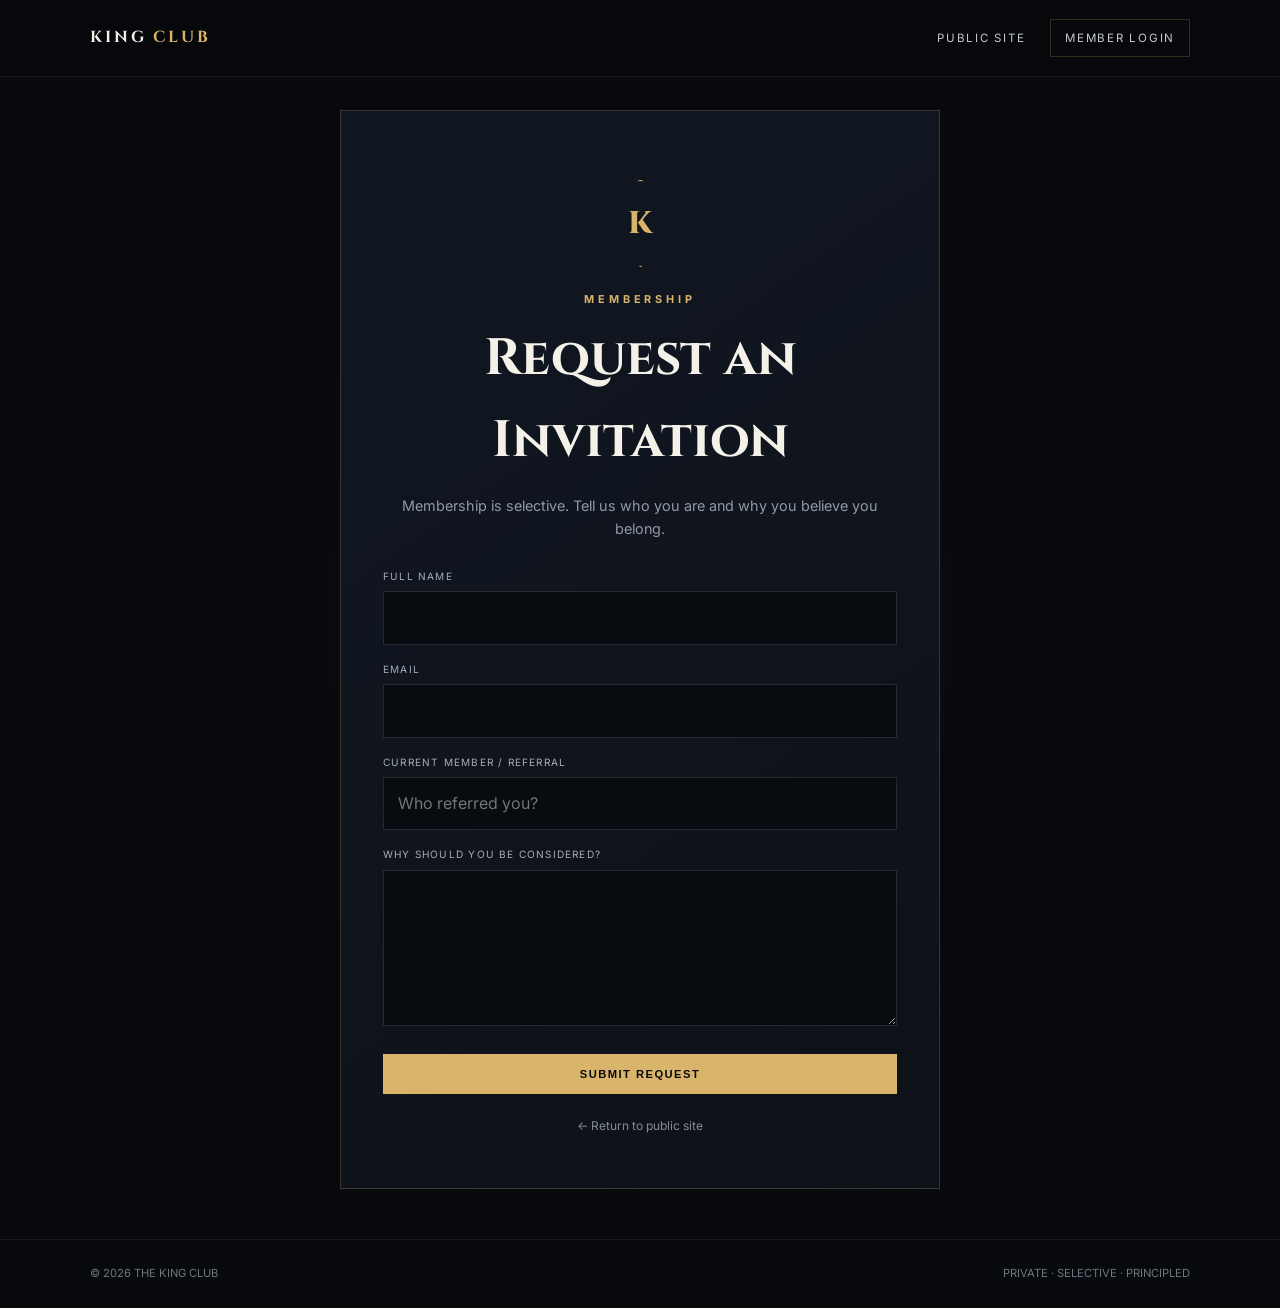
<file: request.html>
<!DOCTYPE html><html lang="en"><head><meta charset="UTF-8"><meta name="viewport" content="width=device-width,initial-scale=1"><title>Request an Invitation — King Club</title><link rel="stylesheet" href="style.css"></head><body><header><div class="container"><nav><a class="brand" href="index.html">KING <span>CLUB</span></a><div class="navlinks"><a href="index.html">Public Site</a><a class="navbtn" href="login.html">Member Login</a></div></nav></div></header><main class="login-wrap"><div class="login-box" style="width:min(600px,100%)"><div class="crest"></div><div class="kicker">Membership</div><h2>Request an Invitation</h2><p>Membership is selective. Tell us who you are and why you believe you belong.</p><form action="https://formsubmit.co/kingclubMMXXVI@gmail.com" method="POST"><input type="hidden" name="_subject" value="King Club — New Invitation Request"><input type="hidden" name="_captcha" value="true"><input type="hidden" name="_template" value="table"><input type="hidden" name="_next" value="https://example.com/thank-you.html"><div class="field"><label for="name">Full Name</label><input id="name" name="name" required></div><div class="field"><label for="email">Email</label><input id="email" name="email" type="email" required></div><div class="field"><label for="referral">Current Member / Referral</label><input id="referral" name="referral" placeholder="Who referred you?"></div><div class="field"><label for="reason">Why should you be considered?</label><textarea id="reason" name="reason" rows="5" required></textarea></div><button class="cta" type="submit">Submit Request</button></form><a class="back" href="index.html">← Return to public site</a></div></main><footer><div class="container footerin"><span>© 2026 THE KING CLUB</span><span>PRIVATE · SELECTIVE · PRINCIPLED</span></div></footer></body></html>
</file>
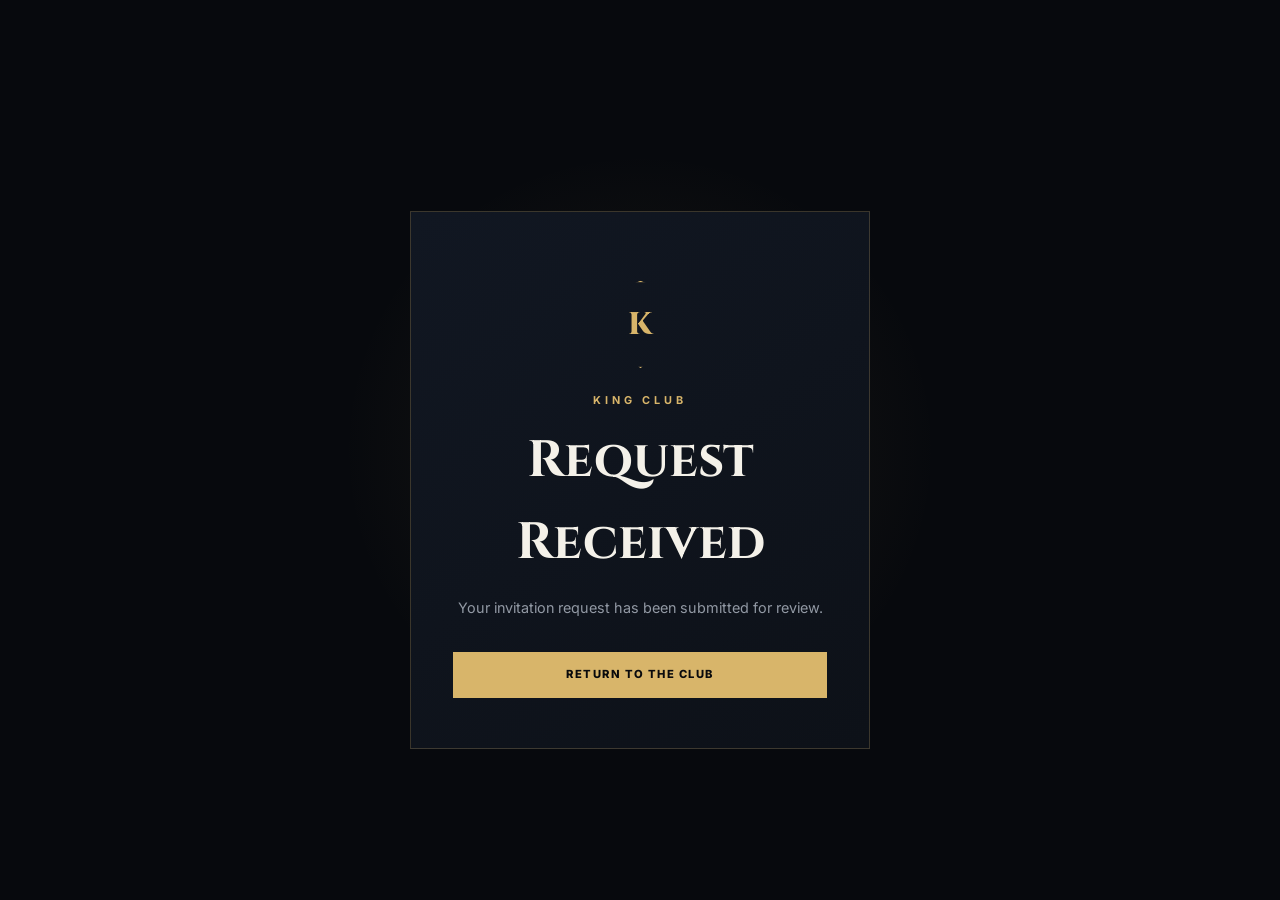
<file: thank-you.html>
<!DOCTYPE html><html lang="en"><head><meta charset="UTF-8"><meta name="viewport" content="width=device-width,initial-scale=1"><title>Request Received — King Club</title><link rel="stylesheet" href="style.css"></head><body><main class="login-wrap"><div class="login-box"><div class="crest"></div><div class="kicker">King Club</div><h2>Request Received</h2><p>Your invitation request has been submitted for review.</p><a class="cta" href="index.html">Return to the Club</a></div></main></body></html>
</file>
<file: style.css>
@import url('https://fonts.googleapis.com/css2?family=Cinzel:wght@500;600;700;800&family=Inter:wght@400;500;600;700&display=swap');
:root{--bg:#07090d;--panel:#0d1118;--panel2:#111722;--gold:#d8b56a;--gold2:#f0d99a;--text:#f4f1e9;--muted:#9ca3af;--line:rgba(216,181,106,.22)}*{box-sizing:border-box;margin:0;padding:0}html{scroll-behavior:smooth}body{background:var(--bg);color:var(--text);font-family:Inter,Arial,sans-serif;line-height:1.6;min-height:100vh}a{color:inherit;text-decoration:none}.container{width:min(1100px,92%);margin:auto}.gold{color:var(--gold)}header{position:fixed;top:0;width:100%;z-index:20;background:rgba(7,9,13,.82);backdrop-filter:blur(16px);border-bottom:1px solid rgba(255,255,255,.06)}nav{height:76px;display:flex;align-items:center;justify-content:space-between}.brand{font-family:Cinzel,serif;font-weight:700;letter-spacing:.18em}.brand span{color:var(--gold)}.navlinks{display:flex;gap:25px;align-items:center;font-size:.72rem;text-transform:uppercase;letter-spacing:.15em;color:#c6c8cc}.navlinks a:hover{color:var(--gold)}.navbtn{border:1px solid var(--line);padding:9px 14px}.hero{min-height:92vh;display:grid;place-items:center;text-align:center;padding:130px 20px 80px;background:radial-gradient(circle at 50% 35%,rgba(216,181,106,.13),transparent 28%),radial-gradient(circle at 15% 80%,rgba(37,56,90,.22),transparent 30%)}.crest{width:105px;height:125px;margin:0 auto 28px;position:relative;display:grid;place-items:center;color:var(--gold)}.crest:before{content:"";position:absolute;inset:0;border:2px solid var(--gold);clip-path:polygon(50% 0,92% 15%,88% 72%,50% 100%,12% 72%,8% 15%)}.crest:after{content:"K";font-family:Cinzel,serif;font-size:2.8rem;font-weight:800}.eyebrow,.kicker{text-transform:uppercase;letter-spacing:.35em;color:var(--gold);font-size:.68rem;font-weight:700}.eyebrow{margin-bottom:18px}h1,h2,h3{font-family:Cinzel,serif}h1{font-size:clamp(3rem,8vw,6.5rem);line-height:.96;letter-spacing:.07em}h2{font-size:clamp(2rem,4vw,3.3rem);margin-top:10px}.hero p{max-width:650px;margin:24px auto 34px;color:#b9bdc5}.cta{display:inline-flex;align-items:center;justify-content:center;background:var(--gold);color:#090a0c;padding:14px 22px;font-weight:800;text-transform:uppercase;letter-spacing:.13em;font-size:.7rem;border:0;cursor:pointer;transition:.2s}.cta:hover{background:var(--gold2);transform:translateY(-2px)}.ghost{background:transparent;color:var(--gold);border:1px solid var(--line);margin-left:7px}section{padding:95px 0}.events{background:#090c12;border-top:1px solid rgba(255,255,255,.05);border-bottom:1px solid rgba(255,255,255,.05)}.sectionhead{margin-bottom:40px}.lead{color:var(--muted);max-width:680px;margin-top:12px}.eventlist{border-top:1px solid var(--line)}.event{display:grid;grid-template-columns:125px 1fr auto;gap:28px;align-items:center;padding:25px 0;border-bottom:1px solid rgba(255,255,255,.08)}.date{font-family:Cinzel,serif;color:var(--gold);font-size:1.05rem}.event h3{font-size:1.12rem}.event p{color:#858c97;font-size:.86rem}.tag{font-size:.62rem;letter-spacing:.13em;text-transform:uppercase;color:var(--gold);border:1px solid var(--line);padding:6px 9px}.login-wrap{min-height:100vh;display:grid;place-items:center;padding:110px 20px 50px;background:radial-gradient(circle at center,rgba(216,181,106,.09),transparent 38%)}.login-box{width:min(460px,100%);padding:50px 42px;background:linear-gradient(145deg,var(--panel2),var(--panel));border:1px solid var(--line);text-align:center}.login-box .crest{transform:scale(.7);margin-bottom:5px}.login-box p{color:#9299a4;margin:12px 0 28px;font-size:.9rem}.field{text-align:left;margin-bottom:16px}.field label{display:block;text-transform:uppercase;letter-spacing:.12em;font-size:.63rem;color:#a7adb7;margin-bottom:7px}.field input,.field textarea{width:100%;background:#080b10;border:1px solid rgba(255,255,255,.12);color:white;padding:13px 14px;outline:none;font:inherit}.field input:focus,.field textarea:focus{border-color:var(--gold)}.login-box .cta{width:100%;margin-top:5px}.error{color:#e7a3a3!important;margin:15px 0 0!important;display:none}.back{display:inline-block;margin-top:22px;color:#858c97;font-size:.75rem}.back:hover{color:var(--gold)}.dashboard{padding:125px 0 80px}.dash-head{display:flex;justify-content:space-between;align-items:end;gap:20px;margin-bottom:45px}.logout{background:transparent;color:var(--gold);border:1px solid var(--line);padding:10px 15px;cursor:pointer;text-transform:uppercase;letter-spacing:.12em;font-size:.65rem}.member-grid{display:grid;grid-template-columns:repeat(3,1fr);gap:18px}.member-card{padding:28px;background:linear-gradient(145deg,var(--panel2),var(--panel));border:1px solid rgba(255,255,255,.07)}.member-card .bigdate{font-family:Cinzel,serif;color:var(--gold);font-size:1.6rem}.member-card h3{margin:15px 0 6px}.member-card p{color:#8e96a1;font-size:.85rem}footer{border-top:1px solid rgba(255,255,255,.07);padding:25px 0;color:#6f7681;font-size:.7rem}.footerin{display:flex;justify-content:space-between}@media(max-width:700px){.navlinks a:not(.navbtn){display:none}.hero{min-height:88vh}.event{grid-template-columns:75px 1fr}.tag{display:none}.member-grid{grid-template-columns:1fr}.dash-head{align-items:start;flex-direction:column}.login-box{padding:40px 24px}.footerin{flex-direction:column;gap:7px}}
</file>
